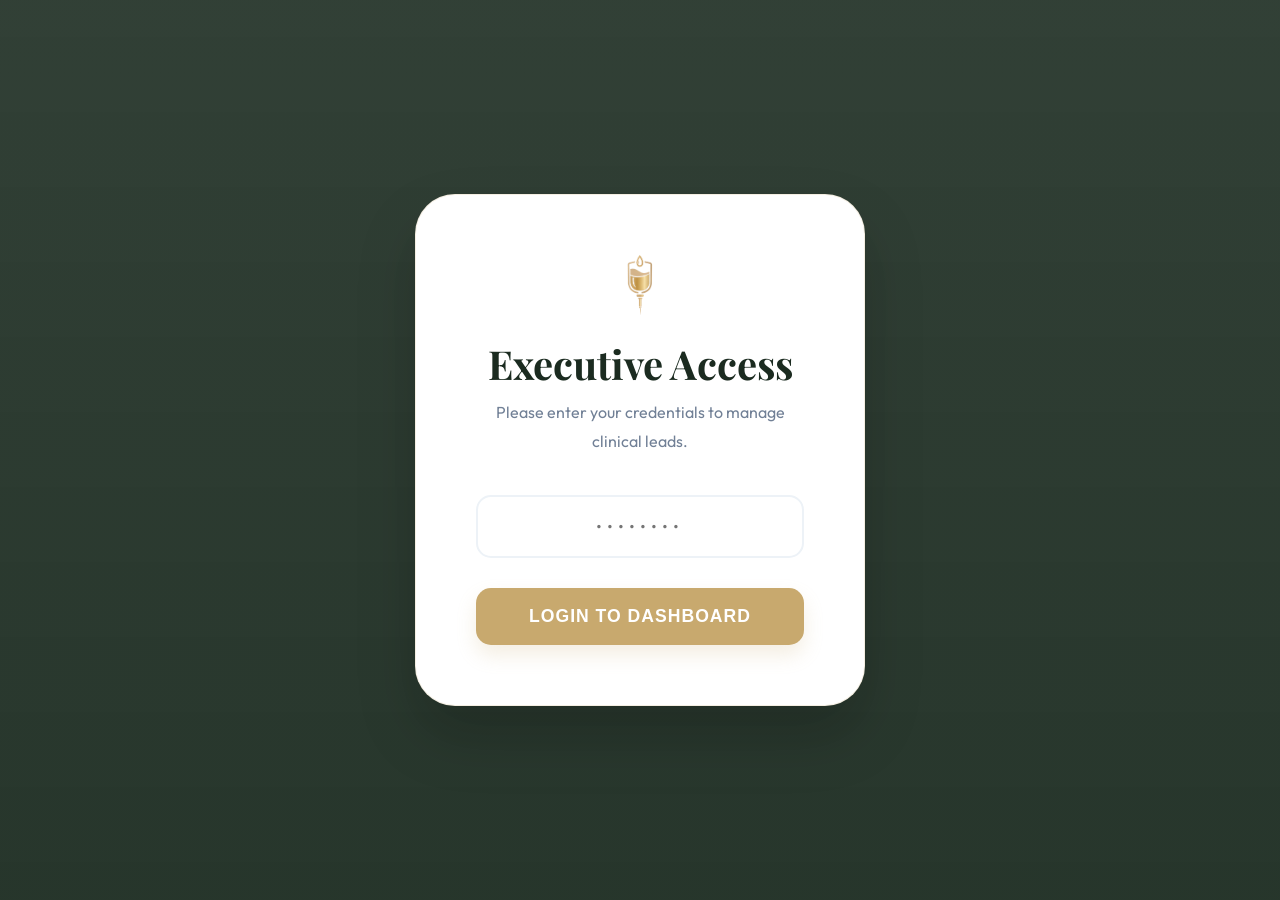
<file: admin-dashboard.html>
<!DOCTYPE html>
<html lang="en">
<head>
    <meta charset="UTF-8">
    <meta name="viewport" content="width=device-width, initial-scale=1.0">
    <title>Revive Executive Portal | Admin Dashboard</title>
    
    <!-- CSS -->
    <link rel="stylesheet" href="css/style.css">
    <link rel="stylesheet" href="https://cdnjs.cloudflare.com/ajax/libs/font-awesome/6.4.0/css/all.min.css">
    <style>
        @import url('https://fonts.googleapis.com/css2?family=Outfit:wght@300;400;500;600;700;800&family=Playfair+Display:wght@400;500;600;700&display=swap');
        
        :root {
            --luxury-green: #1b2b20;
            --luxury-gold: #c8a96e;
            --luxury-cream: #fcfbf7;
            --luxury-white: #ffffff;
            --luxury-shadow: 0 20px 40px rgba(0,0,0,0.05);
            --luxury-gold-shadow: 0 10px 30px rgba(200, 169, 110, 0.15);
        }

        body { 
            background: var(--luxury-cream); 
            font-family: 'Outfit', sans-serif; 
            min-height: 100vh; 
            margin: 0;
            color: var(--luxury-green);
        }
        
        /* Premium Login Screen */
        .admin-login { 
            position: fixed; 
            inset: 0; 
            background: linear-gradient(rgba(27, 43, 32, 0.9), rgba(27, 43, 32, 0.95)), url('https://images.unsplash.com/photo-1576091160550-217359f42f8c?auto=format&fit=crop&w=1920');
            background-size: cover;
            background-position: center;
            z-index: 2000; 
            display: flex; 
            align-items: center; 
            justify-content: center; 
        }
        
        .login-card { 
            background: var(--luxury-white); 
            padding: 60px; 
            border-radius: 40px; 
            box-shadow: 0 30px 60px rgba(0,0,0,0.2); 
            text-align: center; 
            max-width: 450px; 
            width: 90%; 
            border: 1px solid rgba(200, 169, 110, 0.2);
            animation: fadeInScale 0.8s ease-out;
        }

        @keyframes fadeInScale {
            from { opacity: 0; transform: scale(0.95); }
            to { opacity: 1; transform: scale(1); }
        }
        
        .login-card h2 {
            font-family: 'Playfair Display', serif;
            font-size: 2.5rem;
            color: var(--luxury-green);
            margin-bottom: 10px;
        }

        /* Dashboard Container */
        .dashboard-container { 
            display: none; 
            padding: 60px 40px; 
            max-width: 1400px;
            margin: 0 auto;
            animation: fadeInUp 0.6s ease-out;
        }

        @keyframes fadeInUp {
            from { opacity: 0; transform: translateY(20px); }
            to { opacity: 1; transform: translateY(0); }
        }
        
        .dashboard-header { 
            display: flex; 
            justify-content: space-between; 
            align-items: flex-end; 
            margin-bottom: 60px; 
            padding-bottom: 20px;
            border-bottom: 1px solid rgba(27, 43, 32, 0.05);
        }
        
        .dashboard-header h1 {
            font-family: 'Playfair Display', serif;
            font-size: 3.5rem;
            color: var(--luxury-green);
            margin: 0;
            letter-spacing: -1px;
        }

        .header-actions {
            display: flex;
            gap: 20px;
        }
        
        /* Stats Cards */
        .stats-grid { 
            display: grid; 
            grid-template-columns: repeat(auto-fit, minmax(300px, 1fr)); 
            gap: 30px; 
            margin-bottom: 60px; 
        }
        
        .stat-card { 
            background: var(--luxury-white); 
            padding: 40px; 
            border-radius: 30px; 
            box-shadow: var(--luxury-shadow); 
            text-align: center; 
            border: 1px solid rgba(200, 169, 110, 0.1);
            transition: transform 0.4s ease, box-shadow 0.4s ease;
            position: relative;
            overflow: hidden;
        }

        .stat-card:hover {
            transform: translateY(-10px);
            box-shadow: var(--luxury-gold-shadow);
        }

        .stat-card::after {
            content: '';
            position: absolute;
            top: 0;
            left: 0;
            width: 100%;
            height: 4px;
            background: var(--luxury-gold);
            opacity: 0.5;
        }
        
        .stat-card i {
            font-size: 2.2rem;
            color: var(--luxury-gold);
            margin-bottom: 20px;
            display: block;
        }

        .stat-card h4 {
            color: var(--text-muted);
            font-size: 0.85rem;
            text-transform: uppercase;
            letter-spacing: 2px;
            font-weight: 700;
            margin-bottom: 10px;
        }

        .stat-card h2 {
            font-size: 3.5rem;
            color: var(--luxury-green);
            margin: 0;
            font-weight: 800;
        }
        
        /* Leads Table Container */
        .leads-table-container { 
            background: var(--luxury-white); 
            border-radius: 35px; 
            box-shadow: 0 20px 60px rgba(0,0,0,0.03); 
            overflow: hidden; 
            border: 1px solid rgba(27, 43, 32, 0.03);
        }

        .table-header-luxury {
            display: flex;
            justify-content: space-between;
            align-items: center;
            padding: 30px 40px;
            background: var(--luxury-green);
            color: var(--luxury-gold);
        }

        .table-header-luxury h3 {
            font-family: 'Playfair Display', serif;
            font-size: 1.8rem;
            margin: 0;
        }
        
        .table-responsive {
            overflow-x: auto;
        }
        
        table { 
            width: 100%; 
            border-collapse: collapse; 
            min-width: 1000px; 
        }
        
        th { 
            padding: 25px 40px; 
            text-align: left; 
            font-size: 0.8rem; 
            text-transform: uppercase; 
            letter-spacing: 2px; 
            font-weight: 800;
            color: var(--luxury-green);
            background: rgba(27, 43, 32, 0.02);
            border-bottom: 2px solid rgba(27, 43, 32, 0.05);
        }
        
        td { 
            padding: 30px 40px; 
            border-bottom: 1px solid rgba(27, 43, 32, 0.03); 
            font-size: 1rem; 
            color: #4a5568; 
            vertical-align: top;
            transition: background 0.3s ease;
        }
        
        tr:last-child td { border-bottom: none; }
        
        tr:hover td { 
            background-color: rgba(200, 169, 110, 0.03); 
        }

        .patient-info strong {
            display: block;
            font-size: 1.1rem;
            color: var(--luxury-green);
            margin-bottom: 8px;
        }

        .patient-info div {
            font-size: 0.9rem;
            color: #718096;
            margin-bottom: 4px;
            display: flex;
            align-items: center;
            gap: 10px;
        }

        .patient-info i {
            color: var(--luxury-gold);
            width: 16px;
        }

        .date-box {
            display: flex;
            flex-direction: column;
            gap: 5px;
        }

        .date-box .date {
            font-weight: 700;
            color: var(--luxury-green);
        }

        .date-box .time {
            font-size: 0.85rem;
            color: var(--luxury-gold);
            font-weight: 600;
        }
        
        .badge-product {
            background: var(--luxury-gold);
            color: var(--luxury-white);
            padding: 6px 16px;
            border-radius: 50px;
            font-size: 0.75rem;
            font-weight: 700;
            text-transform: uppercase;
            letter-spacing: 1px;
            box-shadow: 0 4px 10px rgba(200, 169, 110, 0.2);
        }

        .status-confirmed {
            display: inline-flex;
            align-items: center;
            gap: 8px;
            color: #059669;
            font-weight: 700;
            font-size: 0.85rem;
            text-transform: uppercase;
            letter-spacing: 1px;
        }

        .status-confirmed i {
            font-size: 1rem;
        }
        
        /* Inputs & Buttons */
        input[type="password"] {
            width: 100%;
            padding: 18px 25px;
            border-radius: 15px;
            border: 2px solid #edf2f7;
            margin-bottom: 30px;
            outline: none;
            font-size: 1.1rem;
            font-family: 'Outfit', sans-serif;
            transition: border-color 0.3s, box-shadow 0.3s;
            text-align: center;
            letter-spacing: 5px;
        }

        input[type="password"]:focus {
            border-color: var(--luxury-gold);
            box-shadow: 0 0 0 4px rgba(200, 169, 110, 0.1);
        }

        .btn-luxury-gold {
            background: var(--luxury-gold);
            color: var(--luxury-white);
            border: none;
            padding: 18px 35px;
            border-radius: 15px;
            font-weight: 700;
            font-size: 1.1rem;
            cursor: pointer;
            width: 100%;
            transition: all 0.3s ease;
            text-transform: uppercase;
            letter-spacing: 1px;
            box-shadow: 0 10px 20px rgba(200, 169, 110, 0.2);
        }

        .btn-luxury-gold:hover {
            background: #b5965e;
            transform: translateY(-2px);
            box-shadow: 0 15px 30px rgba(200, 169, 110, 0.3);
        }

        .btn-luxury-outline {
            background: transparent;
            border: 2px solid var(--luxury-green);
            color: var(--luxury-green);
            padding: 12px 25px;
            border-radius: 12px;
            font-weight: 600;
            font-size: 0.9rem;
            cursor: pointer;
            transition: all 0.3s ease;
            display: flex;
            align-items: center;
            gap: 10px;
            text-transform: uppercase;
            letter-spacing: 1px;
        }

        .btn-luxury-outline:hover {
            background: var(--luxury-green);
            color: var(--luxury-white);
        }

        .btn-logout {
            background: transparent;
            border: 2px solid #e53e3e;
            color: #e53e3e;
            padding: 12px 25px;
            border-radius: 12px;
            font-weight: 600;
            font-size: 0.9rem;
            cursor: pointer;
            transition: all 0.3s ease;
            text-transform: uppercase;
            letter-spacing: 1px;
        }

        .btn-logout:hover {
            background: #e53e3e;
            color: var(--luxury-white);
        }

        @media (max-width: 992px) {
            .dashboard-header { flex-direction: column; align-items: center; text-align: center; gap: 30px; }
            .dashboard-container { padding: 40px 20px; }
            .stat-card h2 { font-size: 2.8rem; }
        }
    </style>
</head>
<body>
    <!-- Login Screen -->
    <div id="loginScreen" class="admin-login">
        <div class="login-card">
            <div style="margin-bottom: 25px;">
                <img src="assets/revive-iv-logo-logo.png" alt="Revive Logo" style="height: 60px; margin: 0 auto;">
            </div>
            <h2>Executive Access</h2>
            <p style="margin-bottom: 40px; color: #718096; font-size: 1rem; font-weight: 400;">Please enter your credentials to manage clinical leads.</p>
            <input type="password" id="adminPass" placeholder="••••••••">
            <button onclick="checkAdmin()" class="btn-luxury-gold">Login to Dashboard</button>
            <p id="errorMsg" style="color: #e53e3e; margin-top: 20px; display: none; font-size: 0.95rem; font-weight: 500;">
                <i class="fas fa-exclamation-circle"></i> Access Denied. Incorrect Password.
            </p>
        </div>
    </div>

    <!-- Dashboard -->
    <div id="dashboard" class="dashboard-container">
        <header class="dashboard-header">
            <div>
                <h1 class="playfair-title">Leads Intelligence</h1>
                <p style="color: var(--text-muted); margin-top: 10px; font-size: 1.1rem; font-weight: 500;">Secure Management Portal • Revive IV Hydration</p>
            </div>
            <div class="header-actions">
                <button onclick="exportCSV()" class="btn-luxury-outline"><i class="fas fa-file-export"></i> Export Intelligence</button>
                <button onclick="logout()" class="btn-logout">Logout</button>
            </div>
        </header>

        <div class="stats-grid">
            <div class="stat-card">
                <i class="fas fa-fingerprint"></i>
                <h4>Total Inquiries</h4>
                <h2 id="totalLeads">0</h2>
            </div>
            <div class="stat-card">
                <i class="fas fa-chart-line"></i>
                <h4>Active Today</h4>
                <h2 id="todayLeads">0</h2>
            </div>
            <div class="stat-card">
                <i class="fas fa-award"></i>
                <h4>Top Selection</h4>
                <h2 id="topProduct" style="font-size: 1.8rem; height: 3.5rem; display: flex; align-items: center; justify-content: center;">Myers Cocktail</h2>
            </div>
        </div>

        <div class="leads-table-container">
            <div class="table-header-luxury">
                <h3>Patient Inquiry Registry</h3>
                <div style="font-size: 0.9rem; opacity: 0.8; font-weight: 500;">Real-time Synchronization Active</div>
            </div>
            <div class="table-responsive">
                <table>
                    <thead>
                        <tr>
                            <th style="width: 15%;">Appointment</th>
                            <th style="width: 30%;">Patient Profile</th>
                            <th style="width: 15%;">Treatment</th>
                            <th style="width: 25%;">Service Location</th>
                            <th style="width: 15%;">Status</th>
                        </tr>
                    </thead>
                    <tbody id="leadsTableBody">
                        <!-- Leads will be injected here -->
                    </tbody>
                </table>
            </div>
        </div>
    </div>

    <script>
        // Password for Dashboard
        const ADMIN_PASSWORD = "admin123"; 

        function checkAdmin() {
            const pass = document.getElementById('adminPass').value;
            if(pass === ADMIN_PASSWORD) {
                document.getElementById('loginScreen').style.display = 'none';
                document.getElementById('dashboard').style.display = 'block';
                loadLeads();
            } else {
                document.getElementById('errorMsg').style.display = 'block';
            }
        }

        // Allow 'Enter' key for login
        document.getElementById('adminPass').addEventListener('keypress', function (e) {
            if (e.key === 'Enter') checkAdmin();
        });

        function loadLeads() {
            const leads = JSON.parse(localStorage.getItem('reviveLeads') || '[]');
            const tableBody = document.getElementById('leadsTableBody');
            const totalLeadsEl = document.getElementById('totalLeads');
            const todayLeadsEl = document.getElementById('todayLeads');
            const topProductEl = document.getElementById('topProduct');
            
            totalLeadsEl.innerText = leads.length;
            
            // Count today's leads
            const todayStr = new Date().toLocaleDateString();
            const todayCount = leads.filter(l => l.submittedAt.includes(todayStr)).length;
            todayLeadsEl.innerText = todayCount;

            // Find top product
            if (leads.length > 0) {
                const productCounts = {};
                leads.forEach(l => {
                    productCounts[l.product] = (productCounts[l.product] || 0) + 1;
                });
                const topProd = Object.keys(productCounts).reduce((a, b) => productCounts[a] > productCounts[b] ? a : b);
                topProductEl.innerText = topProd;
            }

            if(leads.length === 0) {
                tableBody.innerHTML = '<tr><td colspan="5" style="text-align: center; padding: 120px; color: #94a3b8; font-style: italic;">No patient registries found in the current session.</td></tr>';
                return;
            }

            tableBody.innerHTML = leads.map(lead => `
                <tr>
                    <td>
                        <div class="date-box">
                            <span class="date">${lead.date}</span>
                            <span class="time">${lead.time}</span>
                        </div>
                    </td>
                    <td>
                        <div class="patient-info">
                            <strong>${lead.name}</strong>
                            <div><i class="fas fa-phone"></i> ${lead.phone}</div>
                            <div><i class="fas fa-envelope"></i> ${lead.email}</div>
                        </div>
                    </td>
                    <td><span class="badge-product">${lead.product}</span></td>
                    <td>
                        <div style="font-size: 0.95rem; color: #4a5568; line-height: 1.6;">
                            <i class="fas fa-map-marker-alt" style="color: var(--luxury-gold); margin-right: 8px;"></i>${lead.location}
                        </div>
                    </td>
                    <td>
                        <span class="status-confirmed">
                            <i class="fas fa-shield-check"></i> Confirmed Lead
                        </span>
                    </td>
                </tr>
            `).reverse().join('');
        }

        function logout() {
            location.reload();
        }

        function exportCSV() {
            const leads = JSON.parse(localStorage.getItem('reviveLeads') || '[]');
            if(leads.length === 0) return alert('No lead data available for intelligence export.');

            const headers = ["Appointment Date", "Appointment Time", "Patient Name", "Phone", "Email", "Treatment Selection", "Service Location", "Captured At"];
            const csvRows = [headers.join(",")];

            leads.forEach(l => {
                const values = [
                    l.date,
                    l.time,
                    `"${l.name}"`,
                    `"${l.phone}"`,
                    `"${l.email}"`,
                    `"${l.product}"`,
                    `"${l.location}"`,
                    `"${l.submittedAt}"`
                ];
                csvRows.push(values.join(","));
            });

            const csvString = csvRows.join("\n");
            const blob = new Blob([csvString], { type: 'text/csv' });
            const url = window.URL.createObjectURL(blob);
            const a = document.createElement('a');
            a.setAttribute('hidden', '');
            a.setAttribute('href', url);
            a.setAttribute('download', `revive_intel_export_${new Date().toISOString().split('T')[0]}.csv`);
            document.body.appendChild(a);
            a.click();
            document.body.removeChild(a);
        }
    </script>
</body>
</html>
</file>
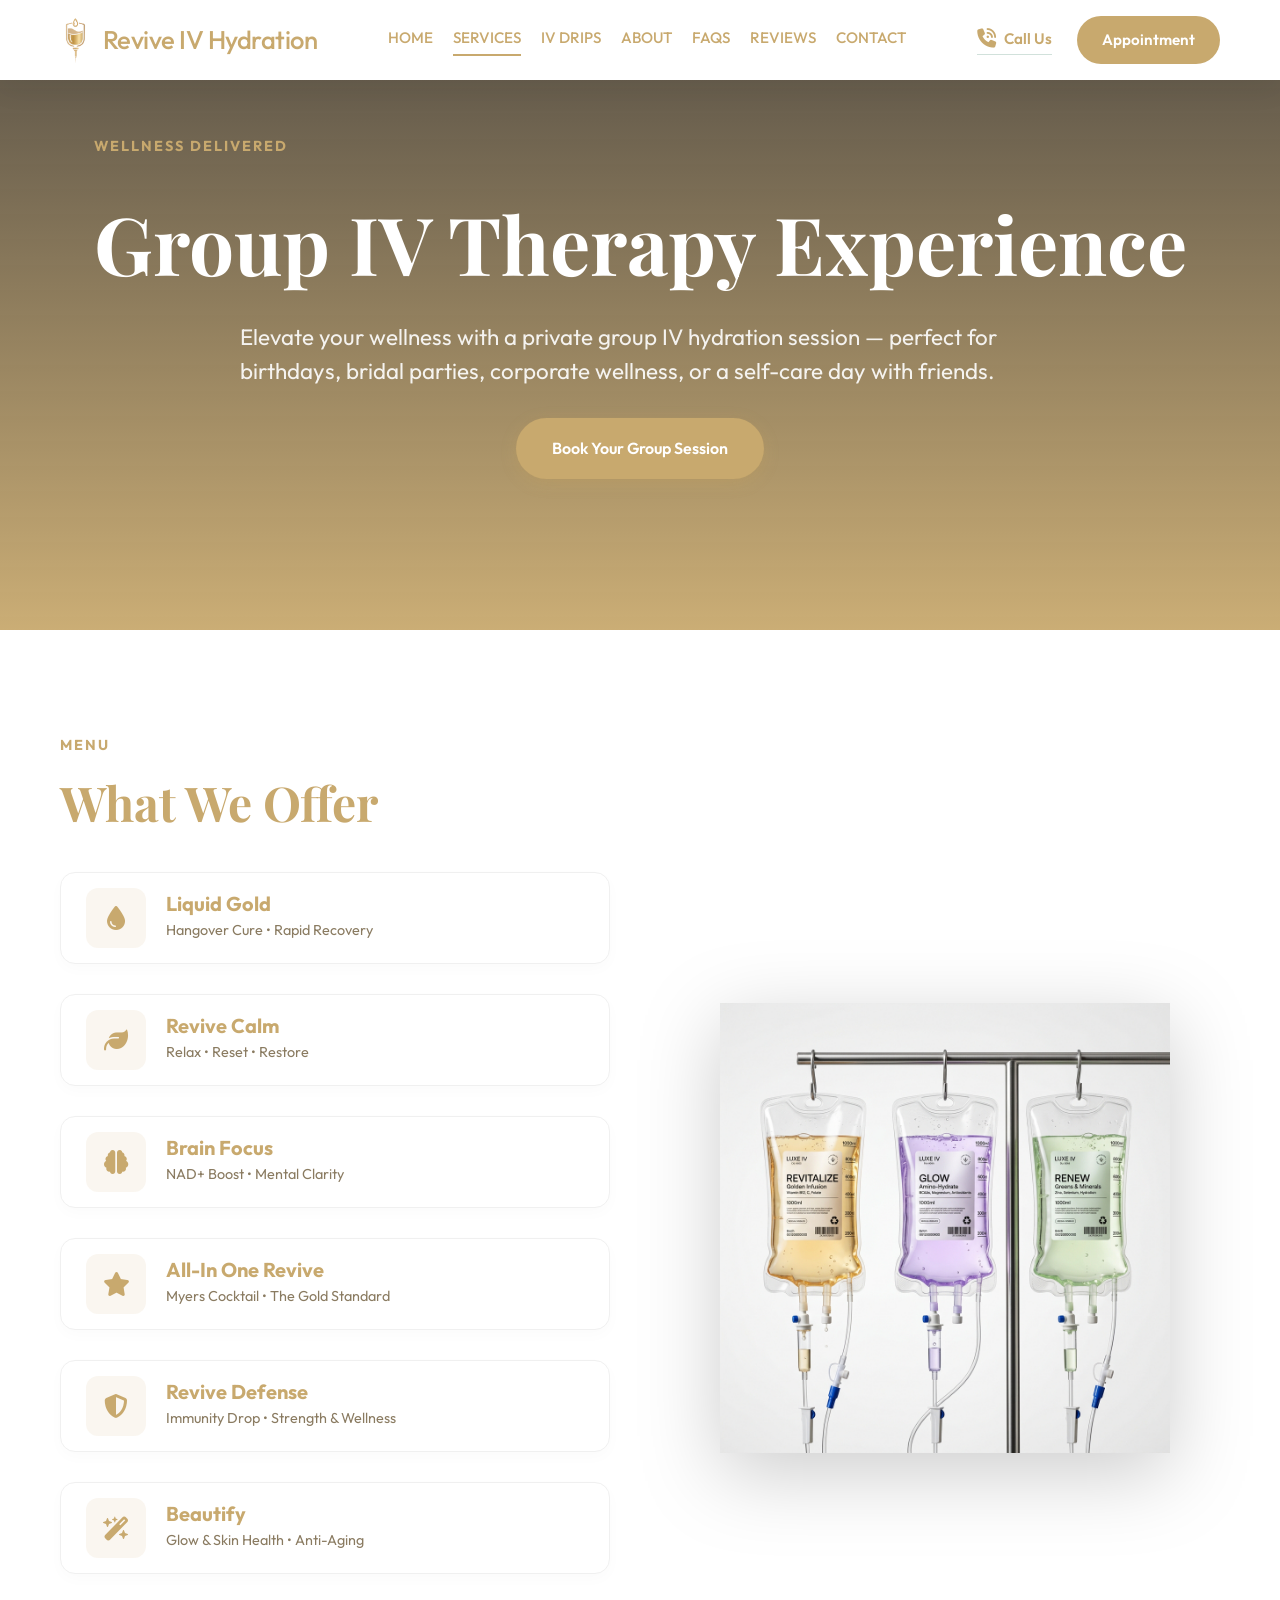
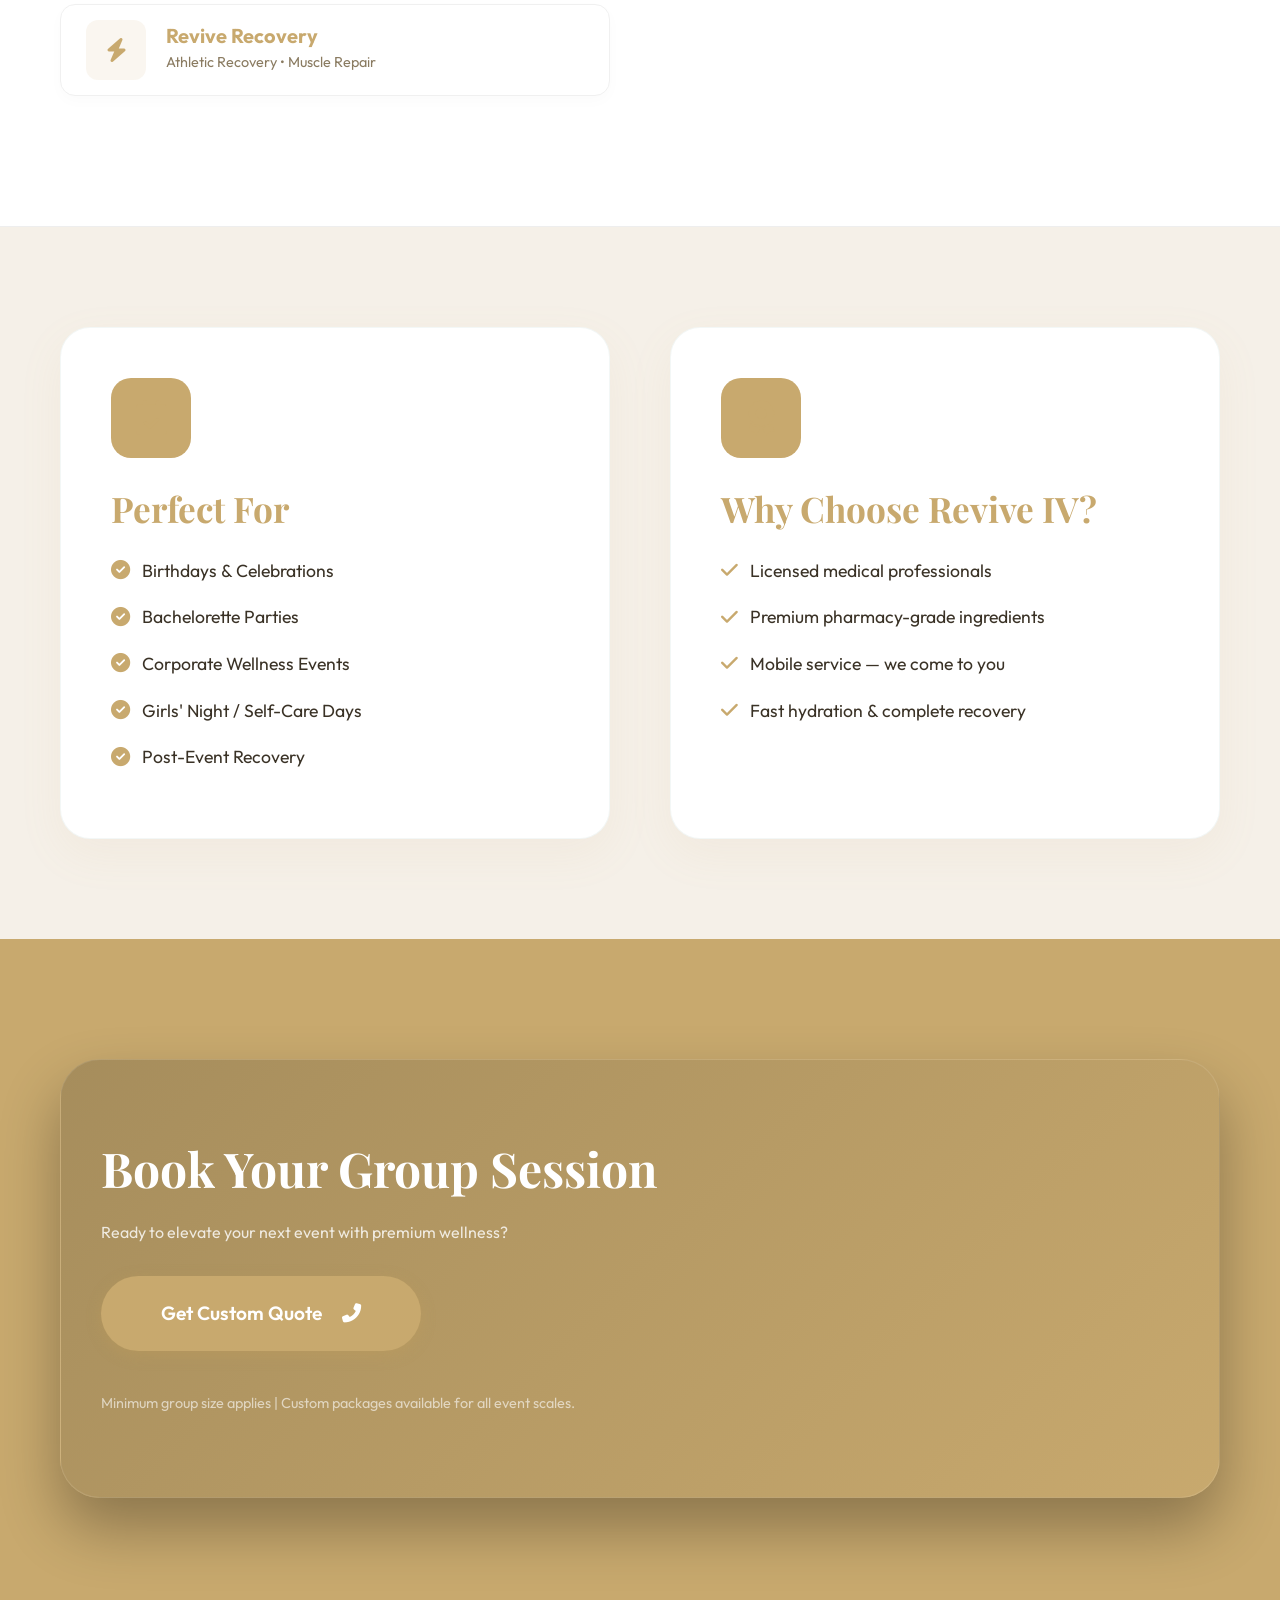
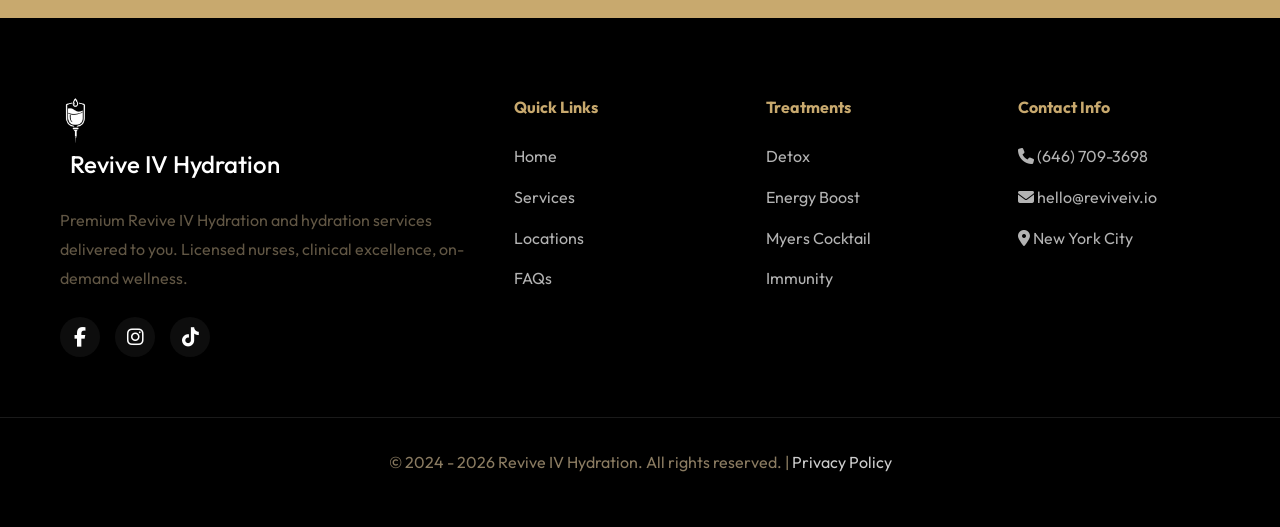
<file: services.html>
<!DOCTYPE html>
<html lang="en">
<head>
    <meta charset="UTF-8">
    <meta name="viewport" content="width=device-width, initial-scale=1.0">
    <title>Services | Group IV Therapy | Revive IV Hydration</title>
    <meta name="description" content="Experience premium Group IV Therapy with Revive IV Hydration. Perfect for parties, corporate events, and group wellness. We bring the clinic to you.">
    
    <!-- CSS -->
    <link rel="stylesheet" href="css/style.css">
    
    <!-- Icons -->
    <link rel="stylesheet" href="https://cdnjs.cloudflare.com/ajax/libs/font-awesome/6.4.0/css/all.min.css">
    <style>
        @import url('https://fonts.googleapis.com/css2?family=Outfit:wght@300;400;500;600;700;800&family=Playfair+Display:wght@400;500;600;700&display=swap');
    </style>
</head>
<body>

    <!-- Header -->
    <header>
        <div class="container">
            <a href="index.html" class="logo">
                <div class="logo-wrapper">
                    <img src="assets/revive-iv-logo-logo.png" alt="Revive IV Hydration Logo" style="height: 45px; width: auto;">
                    <span>Revive IV Hydration</span>
                </div>
            </a>
            
            <nav id="main-nav">
                <ul>
                    <li><a href="index.html">HOME</a></li>
                    <li><a href="services.html" class="active">SERVICES</a></li>
                    <li><a href="iv-drips.html">IV DRIPS</a></li>
                    <li><a href="about.html">ABOUT</a></li>
                    <li><a href="index.html#faq">FAQS</a></li>
                    <li><a href="index.html#reviews">REVIEWS</a></li>
                    <li><a href="index.html#contact">CONTACT</a></li>
                </ul>
            </nav>
            
            <div class="nav-actions">
                <a href="tel:6467093698" class="header-phone">
                    <i class="fa-solid fa-phone-volume"></i> Call Us
                </a>
                <a href="#" class="btn btn-navy-pill">Appointment</a>
                <div class="hamburger" id="mobile-menu-btn">
                    <i class="fas fa-bars"></i>
                </div>
            </div>
        </div>
    </header>

    <main>
        <!-- Service Hero -->
        <section class="services-hero">
            <div class="container text-center">
                <span class="tagline-gold animate-up">Wellness Delivered</span>
                <h1 class="playfair-title animate-up" style="color: white; font-size: clamp(3rem, 7vw, 5rem); margin-top: 20px;">Group IV Therapy Experience</h1>
                <p class="hero-subtitle animate-up" style="max-width: 800px; margin: 30px auto; color: rgba(255,255,255,0.9);">
                    Elevate your wellness with a private group IV hydration session — perfect for birthdays, bridal parties, corporate wellness, or a self-care day with friends.
                </p>
                <div class="hero-btns justify-center animate-up">
                    <a href="#booking" class="btn btn-gold">Book Your Group Session</a>
                </div>
            </div>
        </section>

        <!-- What We Offer -->
        <section class="what-we-offer">
            <div class="container">
                <div class="grid-2 align-start">
                    <div class="offer-content animate-left">
                        <span class="tagline-gold">Menu</span>
                        <h2 class="playfair-title">What We Offer</h2>
                        <ul class="offer-list">
                            <li>
                                <div class="offer-icon"><i class="fas fa-droplet"></i></div>
                                <div class="offer-text">
                                    <h3>Liquid Gold</h3>
                                    <p>Hangover Cure • Rapid Recovery</p>
                                </div>
                            </li>
                            <li>
                                <div class="offer-icon"><i class="fas fa-leaf"></i></div>
                                <div class="offer-text">
                                    <h3>Revive Calm</h3>
                                    <p>Relax • Reset • Restore</p>
                                </div>
                            </li>
                            <li>
                                <div class="offer-icon"><i class="fas fa-brain"></i></div>
                                <div class="offer-text">
                                    <h3>Brain Focus</h3>
                                    <p>NAD+ Boost • Mental Clarity</p>
                                </div>
                            </li>
                            <li>
                                <div class="offer-icon"><i class="fas fa-star"></i></div>
                                <div class="offer-text">
                                    <h3>All-In One Revive</h3>
                                    <p>Myers Cocktail • The Gold Standard</p>
                                </div>
                            </li>
                            <li>
                                <div class="offer-icon"><i class="fas fa-shield-halved"></i></div>
                                <div class="offer-text">
                                    <h3>Revive Defense</h3>
                                    <p>Immunity Drop • Strength & Wellness</p>
                                </div>
                            </li>
                            <li>
                                <div class="offer-icon"><i class="fas fa-wand-magic-sparkles"></i></div>
                                <div class="offer-text">
                                    <h3>Beautify</h3>
                                    <p>Glow & Skin Health • Anti-Aging</p>
                                </div>
                            </li>
                            <li>
                                <div class="offer-icon"><i class="fas fa-bolt"></i></div>
                                <div class="offer-text">
                                    <h3>Revive Recovery</h3>
                                    <p>Athletic Recovery • Muscle Repair</p>
                                </div>
                            </li>
                        </ul>
                    </div>
                    <div class="offer-image animate-right">
                        <div class="bags-wrapper">
                            <img src="assets/iv_bags_group.png" alt="Premium IV Bags" class="floating-img">
                            <div class="gold-glow"></div>
                        </div>
                    </div>
                </div>
            </div>
        </section>

        <!-- Experience Grid -->
        <section class="experience-details" style="background: var(--bg-light); border-top: 1px solid #eee;">
            <div class="container">
                <div class="grid-2">
                    <!-- Perfect For -->
                    <div class="detail-box animate-left">
                        <div class="box-icon"><i class="fas fa-calendar-check"></i></div>
                        <h2 class="playfair-title" style="font-size: 2.2rem;">Perfect For</h2>
                        <ul class="detail-list">
                            <li><i class="fas fa-circle-check"></i> Birthdays & Celebrations</li>
                            <li><i class="fas fa-circle-check"></i> Bachelorette Parties</li>
                            <li><i class="fas fa-circle-check"></i> Corporate Wellness Events</li>
                            <li><i class="fas fa-circle-check"></i> Girls' Night / Self-Care Days</li>
                            <li><i class="fas fa-circle-check"></i> Post-Event Recovery</li>
                        </ul>
                    </div>
                    <!-- Why Choose Us -->
                    <div class="detail-box animate-right">
                        <div class="box-icon"><i class="fas fa-award"></i></div>
                        <h2 class="playfair-title" style="font-size: 2.2rem;">Why Choose Revive IV?</h2>
                        <ul class="detail-list check-list">
                            <li><i class="fas fa-check"></i> Licensed medical professionals</li>
                            <li><i class="fas fa-check"></i> Premium pharmacy-grade ingredients</li>
                            <li><i class="fas fa-check"></i> Mobile service — we come to you</li>
                            <li><i class="fas fa-check"></i> Fast hydration & complete recovery</li>
                        </ul>
                    </div>
                </div>
            </div>
        </section>

        <!-- Booking & Disclaimer -->
        <section id="booking" class="booking-footer text-center">
            <div class="container">
                <div class="booking-card animate-up">
                    <h2 class="playfair-title" style="color: white;">Book Your Group Session</h2>
                    <p style="color: rgba(255,255,255,0.8); margin-bottom: 30px;">Ready to elevate your next event with premium wellness?</p>
                    <a href="tel:6467093698" class="btn btn-gold" style="padding: 20px 60px; font-size: 1.2rem;">Get Custom Quote <i class="fas fa-phone-alt" style="margin-left: 10px;"></i></a>
                    <div class="disclaimer-text" style="margin-top: 40px; color: rgba(255,255,255,0.6); font-size: 0.9rem;">
                        Minimum group size applies | Custom packages available for all event scales.
                    </div>
                </div>
            </div>
        </section>
    </main>

    <!-- Footer -->
    <footer id="contact">
        <div class="container footer-grid">
            <div class="footer-col brand">
                <a href="index.html" class="logo">
                    <img src="assets/revive-iv-logo-logo.png" alt="Revive IV Hydration" style="filter: brightness(0) invert(1); height: 45px; width: auto;">
                    <span style="color: white; font-weight: 500; font-size: 1.5rem; margin-left: 10px;">Revive IV Hydration</span>
                </a>
                <p style="margin-top: 20px; opacity: 0.7;">Premium Revive IV Hydration and hydration services delivered to you. Licensed nurses, clinical excellence, on-demand wellness.</p>
                <div class="social-links">
                    <a href="https://www.facebook.com/profile.php?id=61570785538852" target="_blank"><i class="fab fa-facebook-f"></i></a>
                    <a href="https://www.instagram.com/reviveivdrip_/" target="_blank"><i class="fab fa-instagram"></i></a>
                    <a href="https://www.tiktok.com/@revive.iv.drip?_r=1&_t=ZS-95Y6xC3RF0z" target="_blank"><i class="fab fa-tiktok"></i></a>
                </div>
            </div>
            
            <div class="footer-col">
                <h4>Quick Links</h4>
                <ul>
                    <li><a href="index.html">Home</a></li>
                    <li><a href="services.html" class="active">Services</a></li>
                    <li><a href="index.html#locations">Locations</a></li>
                    <li><a href="index.html#faq">FAQs</a></li>
                </ul>
            </div>

            <div class="footer-col">
                <h4>Treatments</h4>
                <ul>
                    <li><a href="detox-drip.html">Detox</a></li>
                    <li><a href="energy-boost-drip.html">Energy Boost</a></li>
                    <li><a href="myers-cocktail-drip.html">Myers Cocktail</a></li>
                    <li><a href="immunity-drip.html">Immunity</a></li>
                </ul>
            </div>
            
            <div class="footer-col">
                <h4>Contact Info</h4>
                <ul class="contact-info">
                    <li><i class="fas fa-phone"></i> (646) 709-3698</li>
                    <li><i class="fas fa-envelope"></i> hello@reviveiv.io</li>
                    <li><i class="fas fa-location-dot"></i> New York City</li>
                </ul>
            </div>
        </div>
        <div class="footer-bottom">
            <div class="container text-center">
                <p>&copy; 2024 - 2026 Revive IV Hydration. All rights reserved. | <a href="#" style="color: white; opacity: 0.8;">Privacy Policy</a></p>
            </div>
        </div>
    </footer>

    <!-- Scripts -->
    <script src="js/main.js"></script>
    <script>
        // Simple Intersection Observer for Animations
        const observer = new IntersectionObserver((entries) => {
            entries.forEach(entry => {
                if (entry.isIntersecting) {
                    entry.target.classList.add('visible');
                }
            });
        }, { threshold: 0.1 });

        document.querySelectorAll('.animate-up, .animate-left, .animate-right').forEach((el) => {
            observer.observe(el);
        });
    </script>
</body>
</html>
</file>
<file: css/style.css>
/* 
    Mobile IV Drip - Premium Design System
    Version: 2.0
*/

@import url('https://fonts.googleapis.com/css2?family=Outfit:wght@300;400;500;600;700;800&display=swap');

:root {
    --primary: #c8a96e; /* Warm Gold */
    --primary-dark: #a68d5c;
    --primary-light: #d4bc8d;
    --accent: #c8a96e; 
    --accent-hover: #b5965e;
    --gold: #c8a96e;
    --black: #000000;
    --text-dark: #3a3226; /* Deep gold-brown for readability */
    --text-muted: #8a7b61;
    --bg-light: #f5f0e8; /* Light Beige Background */
    --white: #ffffff;
    --transition: all 0.5s cubic-bezier(0.165, 0.84, 0.44, 1);
    --container-width: 1200px;
    --header-height: 80px;
    --shadow: 0 15px 45px rgba(200, 169, 110, 0.08);
    --shadow-hover: 0 25px 50px rgba(200, 169, 110, 0.15);
}

/* Global Reset */
* {
    margin: 0;
    padding: 0;
    box-sizing: border-box;
}

html {
    scroll-behavior: smooth;
}

body {
    font-family: 'Outfit', sans-serif;
    color: var(--text-dark);
    line-height: 1.8;
    overflow-x: hidden;
    background-color: var(--white);
    -webkit-font-smoothing: antialiased;
}

ul { list-style: none; }
a { text-decoration: none; color: inherit; transition: var(--transition); }
img { max-width: 100%; height: auto; display: block; }

.container {
    max-width: var(--container-width);
    margin: 0 auto;
    padding: 0 20px;
}

section { padding: 100px 0; }

/* Typography */
h1, h2, h3, h4, h5 { font-weight: 700; line-height: 1.2; }
h1 { font-size: clamp(3rem, 6vw, 4.5rem); margin-bottom: 20px; }
h2 { font-size: clamp(1.75rem, 3.5vw, 2.25rem); margin-bottom: 15px; }
p { margin-bottom: 20px; font-size: 1rem; color: var(--text-muted); line-height: 1.8; }

.tagline-gold {
    color: var(--accent);
    font-weight: 700;
    text-transform: uppercase;
    letter-spacing: 2px;
    font-size: 0.9rem;
    display: inline-block;
    margin-bottom: 15px;
}

/* Buttons */
.btn {
    display: inline-flex;
    align-items: center;
    justify-content: center;
    padding: 16px 36px;
    border-radius: 50px;
    font-weight: 600;
    font-size: 1rem;
    cursor: pointer;
    border: none;
    gap: 10px;
    transition: var(--transition);
}

.btn-gold { background: var(--accent); color: var(--white); box-shadow: 0 4px 15px rgba(197, 160, 89, 0.3); }
.btn-gold:hover {
    background: var(--accent-hover);
    transform: translateY(-3px);
    box-shadow: 0 8px 25px rgba(197, 160, 89, 0.5);
}

.btn-outline { background: transparent; border: 2px solid var(--accent); color: var(--accent); }
.btn-outline:hover { 
    background: var(--accent); 
    color: var(--white);
    transform: translateY(-3px);
    box-shadow: 0 8px 25px rgba(197, 160, 89, 0.3);
}

/* Header */
header {
    height: var(--header-height);
    display: flex;
    align-items: center;
    position: fixed;
    top: 0;
    left: 0;
    width: 100%;
    background: var(--white);
    z-index: 1000;
    box-shadow: var(--shadow);
}

header .container {
    display: flex;
    justify-content: space-between;
    align-items: center;
    height: 100%;
    width: 100%;
}

.logo-wrapper { display: flex; align-items: center; gap: 12px; }
.logo-wrapper span { 
    font-size: 1.6rem; 
    font-weight: 500; 
    color: var(--primary); 
    letter-spacing: -0.5px;
    font-family: var(--font-main);
    white-space: nowrap;
}
.logo img { height: 45px; }

nav ul { display: flex; gap: 20px; }
nav ul li a { 
    font-weight: 500; 
    color: var(--primary); 
    font-size: 0.95rem;
    display: flex;
    align-items: center;
    gap: 5px;
    white-space: nowrap;
    position: relative;
    padding-bottom: 5px;
}
nav ul li a:hover, nav ul li a.active { 
    color: var(--accent); 
}
nav ul li a.active::after {
    content: "";
    position: absolute;
    bottom: 0;
    left: 0;
    width: 100%;
    height: 2px;
    background: var(--accent);
}

.nav-chevron {
    display: inline-block;
    width: 6px;
    height: 6px;
    border-right: 1.5px solid currentColor;
    border-bottom: 1.5px solid currentColor;
    transform: rotate(45deg);
    margin-bottom: 3px;
    opacity: 0.7;
}

.nav-actions { display: flex; align-items: center; gap: 25px; flex-shrink: 0; }
.header-phone { 
    font-weight: 600; 
    color: var(--primary); 
    display: flex; 
    align-items: center; 
    gap: 8px; 
    font-size: 0.95rem; 
    border-bottom: 1.2px solid rgba(26, 107, 76, 0.2);
    padding-bottom: 2px;
    white-space: nowrap;
}

.header-phone i { font-size: 1.2rem; }

.btn-navy-pill {
    background: var(--primary);
    color: var(--white);
    padding: 10px 25px;
    border-radius: 50px;
    font-weight: 600;
    font-size: 0.95rem;
    white-space: nowrap;
}

.btn-navy-pill:hover {
    background: var(--primary-dark);
    transform: translateY(-2px);
    box-shadow: 0 5px 15px rgba(200, 169, 110, 0.3);
}

/* Mobile Menu Button */
.hamburger {
    display: none;
    font-size: 1.8rem;
    color: var(--primary);
    z-index: 1001;
}

@media (max-width: 992px) {
    .hamburger {
        display: block;
    }
}

/* Hero Section */
.hero {
    min-height: auto;
    background: linear-gradient(135deg, var(--primary) 0%, var(--primary-dark) 100%);
    color: var(--white);
    padding-top: calc(var(--header-height) + 100px);
    padding-bottom: 20px; 
    position: relative;
    overflow: visible; 
    text-align: center;
}

.hero .container {
    max-width: 1000px;
    display: flex;
    flex-direction: column;
    align-items: center;
}

.google-rating {
    display: flex;
    flex-direction: column;
    align-items: center;
    gap: 5px;
    margin-bottom: 30px;
}

.google-rating .stars {
    color: #FFB400; /* Google Star Gold */
    font-size: 1.1rem;
    display: flex;
    gap: 4px;
}

.rating-text {
    font-size: 1.3rem;
    font-weight: 500;
    color: #2d261b; /* Darker shade for high contrast on gold */
}

.hero-title {
    font-family: 'Playfair Display', serif;
    font-size: clamp(3.5rem, 8vw, 6rem);
    font-weight: 500;
    margin-bottom: 25px;
    letter-spacing: -1px;
    color: #ffffff;
    text-shadow: 0 2px 10px rgba(0,0,0,0.1);
}

.hero-subtitle {
    font-size: 1.4rem;
    line-height: 1.5;
    max-width: 800px;
    margin: 0 auto 40px;
    color: #2d261b;
    font-weight: 400;
}

.hero-btns {
    display: flex;
    align-items: center;
    gap: 30px;
}

.justify-center { justify-content: center; }

.btn-pill-outline {
    background: transparent;
    border: 1px solid rgba(255,255,255,0.6);
    color: var(--white);
    padding: 12px 40px;
    border-radius: 50px;
    font-weight: 500;
    font-size: 1.1rem;
}

.btn-pill-outline:hover {
    background: var(--white);
    color: var(--primary);
    border-color: var(--white);
}

.call-now {
    display: flex;
    align-items: center;
    gap: 10px;
    font-weight: 600;
    font-size: 1.1rem;
    color: #2d261b;
}

.call-now:hover {
    text-decoration: underline;
}

/* Hero Image Overlap */
.hero-image-wrapper {
    margin-top: 60px; /* Instead of absolute positioning, keep it in flow but overlap via margin-bottom */
    width: 100%;
    max-width: 1000px;
    z-index: 10;
    margin-bottom: -200px; /* Negative margin to overlap section below */
}

.hero-img-main {
    width: 100%;
    border-radius: 20px;
    box-shadow: 0 40px 100px rgba(0,0,0,0.3);
    border: 5px solid rgba(255,255,255,0.1);
}

/* Reset Wave (Now with lines) */
.hero-waves {
    position: absolute;
    top: 0;
    left: 0;
    width: 100%;
    height: 100%;
    pointer-events: none;
    overflow: hidden;
}

.hero-waves::before, .hero-waves::after {
    content: '';
    position: absolute;
    width: 500px;
    height: 500px;
    border: 1px solid rgba(200, 169, 110, 0.2);
    border-radius: 40% 60% 70% 30% / 40% 50% 60% 50%;
    opacity: 0.5;
}

.hero-waves::before {
    top: 50%;
    left: -200px;
}

.hero-waves::after {
    top: 20%;
    right: -200px;
    border-radius: 60% 40% 30% 70% / 50% 30% 70% 40%;
}

/* Sections General */
.section-header.text-center { text-align: center; max-width: 700px; margin: 150px auto 60px; } /* Increased top margin for treatments to account for hero overlap */

/* Treatments Carousel Section */
.treatments { padding: 100px 0; background: #fff; overflow: hidden; }

.playfair-title {
    font-family: 'Playfair Display', serif;
    font-size: 3rem;
    color: var(--primary);
    margin-bottom: 20px;
}

.carousel-wrapper {
    position: relative;
    margin-top: 50px;
    padding: 20px 0;
}

.carousel-container {
    overflow: hidden;
    width: 100%;
}

.carousel-track {
    display: flex;
    gap: 30px;
    transition: transform 0.5s ease-in-out;
}

/* Treatment Card Styling for Carousel */
.treatments .treatment-card {
    min-width: calc(25% - 22.5px); /* Show 4 cards on desktop */
    background: #fff;
    border: 1px solid #e0e6ed;
    border-radius: 20px;
    padding: 30px 25px;
    text-align: center;
    position: relative;
    transition: var(--transition);
    display: flex;
    flex-direction: column;
    align-items: center;
    justify-content: flex-start;
}

.treatments .treatment-card:hover {
    transform: translateY(-10px);
    box-shadow: 0 15px 30px rgba(0,0,0,0.05);
}

.card-tag {
    position: absolute;
    top: 20px;
    right: 20px;
    font-size: 0.8rem;
    font-weight: 600;
    color: var(--accent);
}

.card-icon-main {
    width: 150px;
    height: 180px;
    margin-bottom: 30px;
    display: flex;
    align-items: center;
    justify-content: center;
}

.card-icon-main img {
    max-width: 100%;
    max-height: 100%;
    object-fit: contain;
}

/* IV Bag Color Filters */
.iv-orange { filter: hue-rotate(15deg) saturate(1.8) brightness(0.9); }
.iv-peach { filter: hue-rotate(25deg) saturate(1.4) brightness(1); }
.iv-red { filter: hue-rotate(-45deg) saturate(2) brightness(0.8); }
.iv-pink { filter: hue-rotate(280deg) saturate(1.8) brightness(0.9); }

.treatments .treatment-card h3 {
    font-family: 'Playfair Display', serif;
    font-size: 2rem;
    color: var(--primary);
    margin-bottom: 15px;
}

.treatments .treatment-card p {
    font-size: 0.95rem;
    color: #555;
    line-height: 1.6;
    margin-bottom: 15px;
}

.treatments .treatment-card .btn {
    margin-top: auto;
    width: 100%;
}

.card-price {
    font-size: 2rem;
    font-weight: 700;
    color: var(--primary);
    margin: 5px 0 10px;
}

.card-ingredients {
    border-top: 1px dashed rgba(26, 107, 76, 0.15);
    padding-top: 12px;
    width: 100%;
    text-align: left;
    margin-bottom: 15px;
}

.card-ingredients strong {
    display: block;
    font-size: 0.75rem;
    color: var(--primary);
    margin-bottom: 8px;
    text-transform: uppercase;
    letter-spacing: 1px;
    font-weight: 800;
}

.card-ingredients span {
    font-size: 0.85rem;
    color: var(--text-muted);
    line-height: 1.5;
    display: block;
}

/* Carousel Buttons */
.carousel-btn {
    position: absolute;
    top: 50%;
    transform: translateY(-50%);
    width: 60px;
    height: 60px;
    background: #fff;
    border: 2px solid var(--accent);
    border-radius: 50%;
    color: var(--accent);
    font-size: 1.2rem;
    display: flex;
    align-items: center;
    justify-content: center;
    cursor: pointer;
    z-index: 20;
    transition: var(--transition);
    box-shadow: 0 4px 10px rgba(200, 169, 110, 0.2);
}

.carousel-btn:hover {
    background: var(--accent);
    color: #fff;
}

.carousel-btn.prev { left: -30px; }
.carousel-btn.next { right: -30px; }

/* Responsive adjustments */
@media (max-width: 1200px) {
    .treatments .treatment-card { min-width: calc(33.333% - 20px); }
}

@media (max-width: 992px) {
    .treatments .treatment-card { min-width: calc(50% - 15px); }
    .carousel-btn { width: 50px; height: 50px; }
    .carousel-btn.prev { left: -10px; }
    .carousel-btn.next { right: -10px; }
}

@media (max-width: 576px) {
    .treatments .treatment-card { min-width: 85%; }
    .carousel-btn { display: none; }
}

/* Recovery Section (Feature Grid) */
.grid-2 { display: grid; grid-template-columns: 1fr 1fr; gap: 60px; align-items: center; }
.feature-image img { border-radius: 20px; box-shadow: var(--shadow-hover); }

.feature-list { margin-top: 25px; margin-bottom: 30px; }
.feature-list li { display: flex; align-items: center; gap: 12px; margin-bottom: 12px; font-weight: 500; }
.feature-list i { color: #2ecc71; }

/* Locations Section */
.locations { 
    padding: 100px 0;
    background: var(--primary); 
    color: #2d261b; 
    position: relative; 
}

.locations p {
    font-size: 1.15rem;
    font-weight: 500;
    color: #1a1a1a; /* Even darker for emphasis */
    line-height: 1.6;
    margin-top: 15px;
}

.locations h2 {
    color: #ffffff;
    text-shadow: 0 2px 10px rgba(0,0,0,0.1);
}

.locations .tagline-gold {
    color: #2d261b;
    opacity: 0.8;
}

.locations-list { display: flex; flex-wrap: wrap; gap: 15px; margin-top: 30px; }
.location-item { flex: 1 1 calc(50% - 15px); min-width: 250px; }
.location-item {
    background: rgba(255,255,255,0.1);
    padding: 15px 25px;
    border-radius: 10px;
    display: flex;
    align-items: center;
    gap: 10px;
    border: 1px solid rgba(255,255,255,0.2);
    color: #2d261b;
    font-weight: 600;
}
.location-item i { color: #2d261b; }

/* Comparison Section Styling */
.comparison { padding: 100px 0; background: #fff; }

.comparison-header {
    display: flex;
    justify-content: space-between;
    align-items: center;
    margin-bottom: 50px;
    flex-wrap: wrap;
    gap: 20px;
}

.comparison-header .playfair-title { margin-bottom: 0; }

.comparison-header .header-actions {
    display: flex;
    gap: 15px;
}

.btn-outline-pill {
    background: transparent;
    border: 2px solid var(--primary);
    color: var(--primary);
    padding: 10px 25px;
    border-radius: 50px;
    font-weight: 600;
    font-size: 0.95rem;
    transition: var(--transition);
    display: flex;
    align-items: center;
    gap: 8px;
}

.btn-outline-pill:hover {
    background: var(--primary);
    color: #fff;
}

.comparison-table {
    width: 100%;
    border-collapse: collapse;
    background: #fff;
}

.comparison-table thead th {
    background: var(--primary); /* Navy Blue */
    color: #fff !important;
    padding: 20px;
    font-size: 1.2rem;
    font-weight: 600;
    text-align: left;
}

.comparison-table thead th:nth-child(2),
.comparison-table thead th:nth-child(3) {
    text-align: center;
    width: 35%;
}

.comparison-table tbody td {
    padding: 25px 20px;
    border-bottom: 1px solid #efefef;
    vertical-align: middle;
    font-size: 1rem;
    color: #333;
}

.comparison-table tbody tr:last-child td { border-bottom: none; }

.comparison-table tbody td strong {
    color: var(--primary);
    font-size: 1.1rem;
}

.comparison-table .fa-check-square {
    color: #4CAF50;
    margin-right: 10px;
    font-size: 1.1rem;
}

@media (max-width: 768px) {
    .comparison-header { flex-direction: column; text-align: center; }
    .table-wrapper { overflow-x: auto; margin-top: 20px; }
    .comparison-table { min-width: 800px; }
}

/* Events & Group Therapy Section */
.events-group { 
    padding: 100px 0 150px; 
    background: #fff; 
}

.events-box {
    background: var(--primary); /* Deep Navy */
    border-radius: 40px;
    padding: 80px 60px;
    position: relative;
}

.events-grid {
    display: grid;
    grid-template-columns: 1fr 1fr;
    gap: 60px;
    align-items: center;
}

.events-image-col {
    position: relative;
}

.overlap-image {
    width: 105%;
    border-radius: 20px;
    box-shadow: 0 20px 40px rgba(0,0,0,0.3);
    position: relative;
    bottom: -150px; /* Overlap effect downwards */
    margin-top: -100px;
    margin-left: -40px; /* Slight left shift like screenshot */
}

.tagline-gold-small {
    color: var(--accent);
    text-transform: uppercase;
    font-size: 0.9rem;
    font-weight: 700;
    letter-spacing: 2px;
    display: block;
    margin-bottom: 15px;
}

.white-text {
    font-family: 'Playfair Display', serif;
    font-size: 3rem;
    color: #fff;
    margin-bottom: 25px;
    line-height: 1.2;
    text-shadow: 0 2px 10px rgba(0,0,0,0.1);
}

.white-text-p {
    color: #2d261b;
    font-size: 1.1rem;
    line-height: 1.7;
    margin-bottom: 40px;
    max-width: 500px;
    font-weight: 500;
}

.btn-outline-white-pill {
    background: transparent;
    border: 1.5px solid rgba(255, 255, 255, 0.5);
    color: #fff;
    padding: 12px 35px;
    border-radius: 50px;
    font-weight: 600;
    font-size: 1rem;
    transition: var(--transition);
    display: inline-flex;
    align-items: center;
    gap: 10px;
}

.btn-outline-white-pill:hover {
    background: rgba(255, 255, 255, 0.1);
    border-color: #fff;
}

@media (max-width: 992px) {
    .events-grid { grid-template-columns: 1fr; text-align: center; }
    .overlap-image { width: 100%; margin: 0 0 50px 0; bottom: 0; }
    .events-box { padding: 60px 30px; }
    .white-text-p { margin: 0 auto 40px; }
}

/* Testimonials Carousel Section */
.testimonials { padding: 100px 0; background: var(--bg-light); border-top: 1px solid #eee; overflow: hidden; }

.reviews-wrapper {
    position: relative;
    margin-top: 50px;
    padding: 20px 0;
}

.reviews-container {
    overflow: hidden;
    width: 100%;
}

.reviews-track {
    display: flex;
    gap: 30px;
    transition: transform 0.5s ease-in-out;
}

.testimonials .review-card {
    min-width: calc(33.333% - 20px); /* Show 3 cards on desktop */
    background: #fff;
    padding: 40px;
    border-radius: 20px;
    box-shadow: var(--shadow);
    display: flex;
    flex-direction: column;
    justify-content: space-between;
    transition: var(--transition);
}

.review-card:hover { transform: translateY(-5px); box-shadow: var(--shadow-hover); }

.stars { color: #FFB400; font-size: 0.9rem; margin-bottom: 20px; display: flex; gap: 3px; }

.review-card p {
    font-size: 1.1rem;
    line-height: 1.7;
    color: #444;
    font-style: italic;
    margin-bottom: 30px;
}

.reviewer { display: flex; align-items: center; gap: 15px; }
.reviewer-img {
    width: 50px;
    height: 50px;
    background: var(--primary);
    color: #fff;
    border-radius: 50%;
    display: flex;
    align-items: center;
    justify-content: center;
    font-weight: 700;
    font-size: 0.9rem;
}

.reviewer-info strong { display: block; font-size: 1rem; color: #1a1a1a; margin-bottom: 2px; }
.reviewer-info span { font-size: 0.85rem; color: #777; }

/* Reuse carousel buttons from treatments but specific IDs */
#rev-prev-btn { left: -30px; }
#rev-next-btn { right: -30px; }

@media (max-width: 992px) {
    .testimonials .review-card { min-width: calc(50% - 15px); }
    #rev-prev-btn { left: -10px; }
    #rev-next-btn { right: -10px; }
}

@media (max-width: 576px) {
    .testimonials .review-card { min-width: 85%; }
    #rev-prev-btn, #rev-next-btn { display: none; }
}

/* Memberships / Group Cards */
.promo-grid { display: grid; grid-template-columns: 1.5fr 1fr; gap: 30px; }
.promo-card { position: relative; border-radius: 30px; overflow: hidden; min-height: 400px; padding: 60px; display: flex; align-items: center; }
.promo-card.dark { background: var(--primary); color: var(--white); }
.promo-content { max-width: 500px; position: relative; z-index: 2; }
.promo-card img.bg { position: absolute; top: 0; left: 0; width: 100%; height: 100%; object-fit: cover; opacity: 0.4; }

/* FAQ */
.faq-accordion { max-width: 800px; margin: 0 auto; }
.accordion-item { margin-bottom: 15px; border: 1px solid #eee; border-radius: 12px; background: var(--white); overflow: hidden; }
.accordion-header { padding: 20px 25px; cursor: pointer; display: flex; justify-content: space-between; align-items: center; font-weight: 700; color: var(--primary); transition: var(--transition); }
.accordion-header:hover { background: var(--bg-light); }
.accordion-header.active { color: var(--accent); }
.accordion-content { max-height: 0; overflow: hidden; transition: max-height 0.3s ease-out; padding: 0 25px; }
.accordion-content p { padding-bottom: 20px; color: var(--text-muted); }

/* Blog Section Styling */
.blog { padding: 100px 0; background: #fff; }

.blog-grid {
    display: grid;
    grid-template-columns: repeat(auto-fit, minmax(350px, 1fr));
    gap: 40px;
}

.blog-card {
    background: #fff;
    border: 1px solid var(--accent); /* Gold border */
    border-radius: 15px;
    transition: var(--transition);
    display: flex;
    flex-direction: column;
    overflow: visible; /* To allow the info box to overlap */
    position: relative;
    height: 100%;
}

.blog-image {
    height: 280px;
    overflow: hidden;
    border-top-left-radius: 14px;
    border-top-right-radius: 14px;
}

.blog-image img {
    width: 100%;
    height: 100%;
    object-fit: cover;
    transition: var(--transition);
}

.blog-card:hover .blog-image img { transform: scale(1.05); }

.blog-info-box {
    background: #fff;
    margin: -50px 25px 0; /* Overlap effect */
    padding: 35px 25px;
    border-radius: 12px;
    box-shadow: 0 15px 35px rgba(0,0,0,0.06);
    text-align: center;
    position: relative;
    z-index: 5;
    flex-grow: 1;
}

.category-pill {
    display: inline-block;
    border: 1px solid #eee;
    padding: 6px 18px;
    border-radius: 30px;
    font-size: 0.75rem;
    font-weight: 700;
    color: var(--accent);
    margin-bottom: 20px;
    letter-spacing: 1px;
}

.blog-info-box h3 {
    font-family: 'Playfair Display', serif;
    font-size: 1.5rem;
    color: var(--primary);
    line-height: 1.4;
    margin-bottom: 0;
}

.blog-footer {
    padding: 25px;
    display: flex;
    justify-content: space-between;
    align-items: center;
    border-top: 1px solid #f9f9f9;
}

.blog-date {
    font-size: 0.85rem;
    color: #888;
    display: flex;
    align-items: center;
    gap: 8px;
}

.read-more {
    font-size: 0.9rem;
    font-weight: 700;
    color: #000;
    display: flex;
    align-items: center;
    gap: 8px;
    transition: var(--transition);
}

.read-more:hover { color: var(--accent); }

@media (max-width: 768px) {
    .blog-grid { grid-template-columns: 1fr; }
    .blog-info-box { margin: -40px 15px 0; padding: 25px 15px; }
}

/* CTA Section */
.cta-banner { background: linear-gradient(135deg, var(--primary) 0%, var(--primary-dark) 100%); color: var(--white); text-align: center; padding: 100px 20px; position: relative; overflow: hidden; }
.cta-banner::before { content: ''; position: absolute; left: 0; top: 0; width: 300px; height: 100%; background: url('https://mobileivdrip.com/wp-content/themes/hello-elementor/assets/images/wave-pattern.svg') no-repeat left center; background-size: contain; opacity: 0.1; }

/* Footer */
footer { background: var(--black); color: var(--white); padding: 80px 0 30px; }
.footer-grid { display: grid; grid-template-columns: 2fr 1fr 1fr 1fr; gap: 50px; margin-bottom: 60px; }
.footer-col h4 { color: var(--accent); margin-bottom: 25px; }
.footer-col ul li { margin-bottom: 12px; color: rgba(255,255,255,0.7); }
.footer-col ul li a:hover { color: var(--accent); }
.social-links { display: flex; gap: 15px; margin-top: 25px; }
.social-links a { width: 40px; height: 40px; border-radius: 50%; background: rgba(255,255,255,0.05); display: flex; align-items: center; justify-content: center; font-size: 1.2rem; }
.social-links a:hover { background: var(--accent); }
.footer-bottom { border-top: 1px solid rgba(255,255,255,0.1); padding-top: 30px; text-align: center; font-size: 0.9rem; color: rgba(255,255,255,0.5); }

/* Animations */
@keyframes fadeInUp { from { opacity: 0; transform: translateY(30px); } to { opacity: 1; transform: translateY(0); } }
.animate-up { animation: fadeInUp 0.8s ease-out forwards; }

/* Responsive */
@media (max-width: 992px) {
    .promo-grid { grid-template-columns: 1fr; }
    .footer-grid { grid-template-columns: 1fr 1fr; }
    .hero .container, .grid-2 { grid-template-columns: 1fr; text-align: center; }
    .hero-btns { justify-content: center; }
    nav { 
        display: none; 
        position: absolute;
        top: 100%;
        left: 0;
        width: 100%;
        background: var(--white);
        padding: 40px 20px;
        box-shadow: 0 20px 40px rgba(0,0,0,0.1);
        border-top: 1px solid #eee;
        z-index: 999;
    }
    nav.active {
        display: block;
    }
    nav ul {
        flex-direction: column;
        gap: 20px;
        text-align: center;
    }
    nav ul li a {
        font-size: 1.2rem;
        display: block;
    }
    .hamburger { display: block; }
    .nav-actions .phone-link { display: none; } /* Hide phone on mobile nav to save space, or keep in menu */
}
@media (max-width: 600px) {
    .footer-grid { grid-template-columns: 1fr; }
    .locations-list { grid-template-columns: 1fr; }
    .hero { padding-top: 120px; }
}

/* ==========================================================================
   About Us Page Styles
   ========================================================================== */

.about-hero {
    background: var(--primary);
    color: var(--white);
    padding: 100px 0;
    text-align: center;
}

.about-hero h1 {
    font-family: 'Playfair Display', serif;
    font-size: 4rem;
    color: var(--accent);
    margin-bottom: 20px;
}

.about-hero p {
    font-size: 1.4rem;
    color: #2d261b;
    max-width: 800px;
    margin: 0 auto;
}

.about-intro {
    padding: 100px 0;
    background: var(--white);
}

.about-intro .grid-2 {
    align-items: center;
    gap: 60px;
}

.intro-image img {
    border-radius: 20px;
    box-shadow: 20px 20px 0px var(--accent);
}

.about-locations-grid {
    display: grid;
    grid-template-columns: repeat(4, 1fr);
    gap: 20px;
    margin-top: 50px;
}

.location-card-about {
    background: var(--primary);
    border-radius: 15px;
    overflow: hidden;
    position: relative;
    height: 250px;
    color: var(--white);
    transition: var(--transition);
}

.location-card-about img {
    width: 100%;
    height: 100%;
    object-fit: cover;
    opacity: 0.6;
    transition: var(--transition);
}

.location-card-about:hover img {
    opacity: 0.8;
    transform: scale(1.1);
}

.location-card-about .card-content {
    position: absolute;
    bottom: 20px;
    left: 20px;
    z-index: 2;
}

.about-trusted {
    padding: 100px 0;
    background: var(--bg-light);
}

.trusted-images {
    display: grid;
    grid-template-columns: 1fr 1fr;
    gap: 30px;
    margin-bottom: 50px;
}

.trusted-images img {
    border-radius: 15px;
}

.trusted-features-grid {
    display: grid;
    grid-template-columns: repeat(3, 1fr);
    gap: 30px;
}

.feature-box-about {
    background: var(--white);
    padding: 40px;
    border-radius: 15px;
    border-bottom: 4px solid var(--accent);
    box-shadow: var(--shadow);
}

.feature-box-about h3 {
    margin-bottom: 15px;
    color: var(--primary);
}

.benefits-bar {
    background: var(--primary-dark);
    padding: 40px 0;
    color: var(--white);
    border-top: 4px solid var(--accent);
}

.benefits-flex {
    display: flex;
    justify-content: space-around;
    text-align: center;
}

.benefit-item h4 {
    color: var(--accent);
    font-size: 1.5rem;
    margin-bottom: 5px;
}

.about-process {
    padding: 100px 0;
}

.process-step {
    display: grid;
    grid-template-columns: 1fr 1fr;
    gap: 80px;
    align-items: center;
    margin-bottom: 100px;
}

.process-step:nth-child(even) .process-image {
    order: 2;
}

.process-step:nth-child(even) .process-text {
    order: 1;
}

.step-number {
    font-family: 'Playfair Display', serif;
    font-size: 5rem;
    color: var(--accent);
    opacity: 0.3;
    line-height: 1;
}

.process-text h3 {
    font-size: 2.5rem;
    margin-bottom: 20px;
    color: var(--primary);
}

.lifestyle-icons-grid {
    display: grid;
    grid-template-columns: repeat(5, 1fr);
    gap: 20px;
    margin-top: 50px;
    text-align: center;
}

.lifestyle-icon-box {
    background: var(--white);
    padding: 30px;
    border-radius: 15px;
    box-shadow: var(--shadow);
    transition: var(--transition);
}

.lifestyle-icon-box:hover {
    transform: translateY(-10px);
}

.lifestyle-icon-box i {
    font-size: 2.5rem;
    color: var(--primary);
    margin-bottom: 15px;
}

.membership-section-about {
    padding: 100px 0;
    background: var(--primary);
    color: var(--white);
}



.groups-section-about {
    padding: 100px 0;
}

.group-cards-grid {
    display: grid;
    grid-template-columns: repeat(3, 1fr);
    gap: 30px;
    margin-top: 50px;
}

.group-card {
    background: var(--white);
    border-radius: 15px;
    overflow: hidden;
    box-shadow: var(--shadow);
}

.group-card-content {
    padding: 30px;
    text-align: center;
}

.group-card img {
    height: 250px;
    width: 100%;
    object-fit: cover;
}

/* Services Page Styles */
.services-hero {
    min-height: 70vh;
    background: linear-gradient(rgba(58, 50, 38, 0.85), rgba(200, 169, 110, 0.95)), url('https://images.unsplash.com/photo-1579684385127-1ef15d508118?auto=format&fit=crop&w=1920');
    background-size: cover;
    background-position: center;
    background-attachment: fixed;
    display: flex;
    align-items: center;
    padding-top: var(--header-height);
    color: var(--white);
}

.offer-list {
    margin-top: 40px;
}

.offer-list li {
    display: flex;
    align-items: center;
    gap: 20px;
    margin-bottom: 30px;
    background: var(--white);
    padding: 15px 25px;
    border-radius: 15px;
    box-shadow: 0 5px 15px rgba(0,0,0,0.02);
    border: 1px solid #f0f0f0;
    transition: var(--transition);
}

.offer-list li:hover {
    transform: translateX(10px);
    border-color: var(--accent);
    box-shadow: 0 10px 25px rgba(200, 169, 110, 0.1);
}

.offer-icon {
    width: 60px;
    height: 60px;
    background: rgba(200, 169, 110, 0.1);
    color: var(--accent);
    border-radius: 12px;
    display: flex;
    align-items: center;
    justify-content: center;
    font-size: 1.5rem;
}

.offer-text h3 {
    font-size: 1.25rem;
    color: var(--primary);
    margin-bottom: 2px;
}

.offer-text p {
    margin-bottom: 0;
    font-size: 0.9rem;
    color: var(--text-muted);
}

.bags-wrapper {
    position: relative;
    display: flex;
    justify-content: center;
    align-items: center;
    padding: 50px;
}

.floating-img {
    max-width: 100%;
    z-index: 2;
    filter: drop-shadow(0 20px 40px rgba(0,0,0,0.2));
    animation: float 6s ease-in-out infinite;
}

@keyframes float {
    0%, 100% { transform: translateY(0); }
    50% { transform: translateY(-30px); }
}

.gold-glow {
    position: absolute;
    width: 300px;
    height: 300px;
    background: radial-gradient(circle, rgba(200, 169, 110, 0.2) 0%, transparent 70%);
    filter: blur(40px);
    z-index: 1;
}

.detail-box {
    background: var(--white);
    padding: 50px;
    border-radius: 30px;
    box-shadow: var(--shadow);
    height: 100%;
    border: 1px solid rgba(26, 107, 76, 0.05);
}

.box-icon {
    width: 80px;
    height: 80px;
    background: var(--primary);
    color: var(--accent);
    border-radius: 20px;
    display: flex;
    align-items: center;
    justify-content: center;
    font-size: 2.2rem;
    margin-bottom: 30px;
}

.detail-list {
    margin-top: 25px;
}

.detail-list li {
    font-size: 1.1rem;
    margin-bottom: 15px;
    display: flex;
    align-items: center;
    gap: 12px;
    color: var(--text-dark);
}

.detail-list i {
    font-size: 1.2rem;
}

.detail-list .fa-circle-check {
    color: var(--primary);
}

.detail-list .fa-check {
    color: var(--accent);
    font-weight: 900;
}

.booking-footer {
    padding: 120px 0;
    background: var(--primary);
}

.booking-card {
    background: linear-gradient(135deg, var(--primary-dark), var(--primary));
    padding: 80px 40px;
    border-radius: 40px;
    border: 1px solid rgba(255,255,255,0.1);
    box-shadow: 0 30px 60px rgba(0,0,0,0.3);
}

@media (max-width: 992px) {
    .services-hero { min-height: 50vh; }
    .grid-2 { grid-template-columns: 1fr; gap: 40px; }
    .offer-image { order: -1; }
    .detail-box { padding: 40px 30px; }
}

/* IV Drip Menu Styles */
.filter-container {
    display: flex;
    justify-content: center;
    gap: 15px;
    margin: 40px auto;
    flex-wrap: wrap;
}

.filter-btn {
    padding: 12px 25px;
    border-radius: 50px;
    border: 2px solid var(--accent);
    background: transparent;
    color: var(--primary);
    font-weight: 600;
    cursor: pointer;
    transition: var(--transition);
}

.filter-btn.active, .filter-btn:hover {
    background: var(--accent);
    color: var(--white);
    box-shadow: 0 5px 15px rgba(200, 169, 110, 0.3);
}

.trust-badges-container {
    display: flex;
    justify-content: center;
    gap: 30px;
    flex-wrap: wrap;
    background: var(--white);
    padding: 30px;
    border-radius: 20px;
    box-shadow: var(--shadow);
}

.trust-badge-item {
    display: flex;
    align-items: center;
    gap: 15px;
    text-align: left;
}

.trust-icon-wrapper {
    width: 50px;
    height: 50px;
    background: rgba(26, 107, 76, 0.1);
    color: var(--primary);
    border-radius: 50%;
    display: flex;
    align-items: center;
    justify-content: center;
    font-size: 1.2rem;
}

.trust-badge-item h4 {
    font-size: 1rem;
    margin-bottom: 2px;
}

.trust-badge-item p {
    font-size: 0.8rem;
    margin-bottom: 0;
    color: var(--text-muted);
}

.guide-container {
    background: var(--primary-dark);
    padding: 60px 40px;
    border-radius: 30px;
    color: var(--white);
    margin-bottom: 60px;
    border: 1px solid rgba(255,255,255,0.1);
}

.guide-grid {
    display: grid;
    grid-template-columns: repeat(auto-fit, minmax(200px, 1fr));
    gap: 20px;
}

.guide-item {
    background: rgba(255,255,255,0.08);
    padding: 30px 25px;
    border-radius: 20px;
    text-align: center;
    border: 1px solid rgba(255,255,255,0.15);
    backdrop-filter: blur(5px);
    transition: var(--transition);
}

.guide-item:hover {
    background: rgba(255,255,255,0.1);
    transform: translateY(-5px);
}

.guide-icon {
    font-size: 2.8rem;
    color: #ffffff;
    margin-bottom: 20px;
    text-shadow: 0 0 15px rgba(255, 255, 255, 0.4);
    transition: var(--transition);
}

.guide-item:hover .guide-icon {
    transform: scale(1.1);
    text-shadow: 0 0 20px rgba(255, 255, 255, 0.6);
}

.guide-item .trigger {
    display: block;
    font-size: 0.9rem;
    opacity: 0.7;
    margin-bottom: 5px;
}

.guide-item .solution {
    display: block;
    font-size: 1.2rem;
    font-weight: 700;
    color: var(--white);
}

.product-card-single {
    background: var(--white);
    border-radius: 20px;
    overflow: hidden;
    box-shadow: 0 10px 40px rgba(0, 0, 0, 0.04);
    transition: var(--transition);
    border: 1px solid rgba(26, 107, 76, 0.08);
    display: flex;
    flex-direction: column;
    position: relative;
    height: 100%;
}

.product-card-single h2, 
.product-card-single h3 {
    font-size: 1.5rem;
    font-weight: 700;
    margin-bottom: 10px;
    color: var(--primary);
    letter-spacing: -0.02em;
}

.product-card-single .price {
    font-size: 1.15rem;
    font-weight: 600;
    color: var(--text-dark);
    margin-bottom: 15px;
}

.product-card-single:hover {
    transform: translateY(-12px);
    box-shadow: 0 25px 50px rgba(26, 107, 76, 0.15);
}

.product-card-single img {
    width: 100%;
    height: 320px;
    object-fit: contain;
    padding: 20px;
    background: linear-gradient(to bottom, #fdfbfb 0%, #ebedee 100%);
    transition: var(--transition);
}

.product-card-single:hover img {
    transform: scale(1.05);
}

.card-content {
    padding: 30px;
    flex-grow: 1;
}

.badge {
    display: inline-block;
    padding: 4px 10px;
    border-radius: 4px;
    font-size: 0.65rem;
    font-weight: 700;
    text-transform: uppercase;
    letter-spacing: 0.5px;
    margin-bottom: 12px;
}

.urgency-badge {
    margin-top: 15px;
    font-size: 0.85rem;
    color: #e53e3e;
    font-weight: 600;
}

.shot-bar-grid {
    display: grid;
    grid-template-columns: repeat(auto-fit, minmax(200px, 1fr));
    gap: 25px;
    margin-top: 50px;
}

.premium-shot-card {
    background: var(--white);
    padding: 30px;
    border-radius: 20px;
    box-shadow: var(--shadow);
    text-align: center;
    border: 1px solid #f0f0f0;
    transition: var(--transition);
}

.premium-shot-card:hover {
    transform: translateY(-5px);
    border-color: var(--accent);
}

.shot-product-image {
    width: 100px;
    height: 100px;
    object-fit: contain;
    margin: 0 auto 20px;
}

.premium-shot-card h3 {
    font-size: 1.2rem;
    color: var(--primary);
    margin-bottom: 10px;
}

.premium-shot-card .price {
    font-size: 1.6rem;
    font-weight: 800;
    color: var(--accent);
    margin-bottom: 15px;
    font-family: 'Playfair Display', serif;
}

.faq-teaser {
    background: linear-gradient(135deg, var(--primary), var(--primary-dark));
    padding: 60px;
    border-radius: 40px;
    color: var(--white);
    text-align: center;
    margin: 100px 0;
}

.grid-3 {
    display: grid;
    grid-template-columns: repeat(auto-fit, minmax(300px, 1fr));
    gap: 40px;
}

.mt-4 { margin-top: 40px; }
.w-100 { width: 100%; }

.btn-dark {
    background: var(--primary);
    color: var(--white);
    padding: 15px 30px;
    border-radius: 50px;
    font-weight: 700;
    display: inline-block;
}

.btn-outline-dark {
    background: transparent;
    border: 2px solid var(--primary);
    color: var(--primary);
    padding: 12px 25px;
    border-radius: 50px;
    font-weight: 700;
}

.btn-outline-dark:hover {
    background: var(--primary);
    color: var(--white);
}

.featured-product .product-container {
    display: grid;
    grid-template-columns: 1fr 1.2fr;
    gap: 60px;
    align-items: center;
    background: var(--bg-light);
    padding: 60px;
    border-radius: 40px;
    text-align: left;
}

@media (max-width: 768px) {
    .featured-product .product-container { grid-template-columns: 1fr; padding: 30px; text-align: center; }
}

/* Contact Section Styles */
.contact-section {
    background: var(--bg-light);
}

.contact-grid {
    display: grid;
    grid-template-columns: 1fr 1.2fr;
    gap: 50px;
    align-items: stretch;
}

.contact-card {
    background: var(--white);
    padding: 60px 40px;
    border-radius: 30px;
    box-shadow: var(--shadow);
    text-align: center;
    display: flex;
    flex-direction: column;
    justify-content: center;
}

.contact-info-item {
    margin-bottom: 40px;
}

.contact-icon {
    font-size: 2.2rem;
    color: var(--accent);
    margin-bottom: 15px;
}

.contact-info-item h3 {
    font-size: 1.1rem;
    color: var(--text-muted);
    text-transform: uppercase;
    letter-spacing: 1px;
    margin-bottom: 10px;
}

.contact-link {
    font-size: 1.8rem;
    font-weight: 700;
    color: var(--primary);
    text-decoration: none;
    transition: var(--transition);
}

.contact-link:hover {
    color: var(--accent);
}

.contact-cta {
    margin-top: 20px;
}

.contact-map {
    min-height: 450px;
    box-shadow: var(--shadow);
    border-radius: 20px;
    overflow: hidden;
}

@media (max-width: 992px) {
    .contact-grid {
        grid-template-columns: 1fr;
    }
    
    .contact-map {
        height: 400px;
    }
}

/* Booking Modal Styles */
.modal {
    display: none;
    position: fixed;
    z-index: 10000;
    left: 0;
    top: 0;
    width: 100%;
    height: 100%;
    overflow: auto;
    background-color: rgba(58, 50, 38, 0.4);
    backdrop-filter: blur(8px);
    transition: var(--transition);
}

.modal.active {
    display: flex;
    align-items: center;
    justify-content: center;
}

.modal-content {
    background-color: #f5f0e8;
    padding: 0;
    border: 1px solid rgba(200, 169, 110, 0.2);
    width: 95%;
    max-width: 500px;
    border-radius: 30px;
    position: relative;
    box-shadow: 0 25px 50px -12px rgba(0, 0, 0, 0.25);
    animation: modalScale 0.3s ease-out;
}

@keyframes modalScale {
    from { transform: scale(0.9); opacity: 0; }
    to { transform: scale(1); opacity: 1; }
}

@keyframes fadeIn {
    from { opacity: 0; transform: translateY(10px); }
    to { opacity: 1; transform: translateY(0); }
}

.close-modal {
    position: absolute;
    right: 25px;
    top: 20px;
    color: var(--primary);
    font-size: 28px;
    font-weight: bold;
    cursor: pointer;
    z-index: 10;
    transition: var(--transition);
}

.close-modal:hover {
    color: var(--accent);
    transform: rotate(90deg);
}

.modal-body {
    padding: 50px 40px;
}

.step-indicator {
    display: flex;
    justify-content: center;
    gap: 15px;
    margin-bottom: 30px;
}

.step {
    width: 35px;
    height: 35px;
    border-radius: 50%;
    background: #e2e8f0;
    display: flex;
    align-items: center;
    justify-content: center;
    font-weight: 700;
    font-size: 0.9rem;
    color: #475569;
    transition: var(--transition);
}

.step.active {
    background: var(--accent);
    color: white;
    box-shadow: 0 0 15px rgba(200, 169, 110, 0.4);
}

.form-step {
    display: none;
}

.form-step.active {
    display: block;
    animation: fadeIn 0.4s ease-out;
}

.form-group {
    margin-bottom: 20px;
    text-align: left;
}

.form-group label {
    display: block;
    font-size: 0.85rem;
    font-weight: 700;
    color: var(--primary);
    margin-bottom: 8px;
    text-transform: uppercase;
    letter-spacing: 0.5px;
}

.form-group input, 
.form-group select {
    width: 100%;
    padding: 12px 15px;
    border-radius: 12px;
    border: 2px solid #e2e8f0;
    background: white;
    font-family: inherit;
    font-size: 1rem;
    transition: var(--transition);
}

.form-group input:focus, 
.form-group select:focus {
    outline: none;
    border-color: var(--accent);
    box-shadow: 0 0 0 4px rgba(200, 169, 110, 0.1);
}

/* Instagram Section */
.instagram-section {
    padding: 100px 0;
    background: linear-gradient(rgba(245, 240, 232, 0.85), rgba(245, 240, 232, 0.85)), url('https://images.unsplash.com/photo-1511632765486-a01980e01a18?auto=format&fit=crop&w=1920');
    background-size: cover;
    background-position: center;
    position: relative;
    border-top: 1px solid rgba(200, 169, 110, 0.1);
}

.instagram-main-icon {
    font-size: 4rem;
    color: var(--accent);
    margin-bottom: 25px;
    display: block;
}

.instagram-content p {
    max-width: 600px;
    margin: 0 auto 35px;
    font-size: 1.15rem;
    color: var(--text-dark);
    line-height: 1.6;
}
</file>
